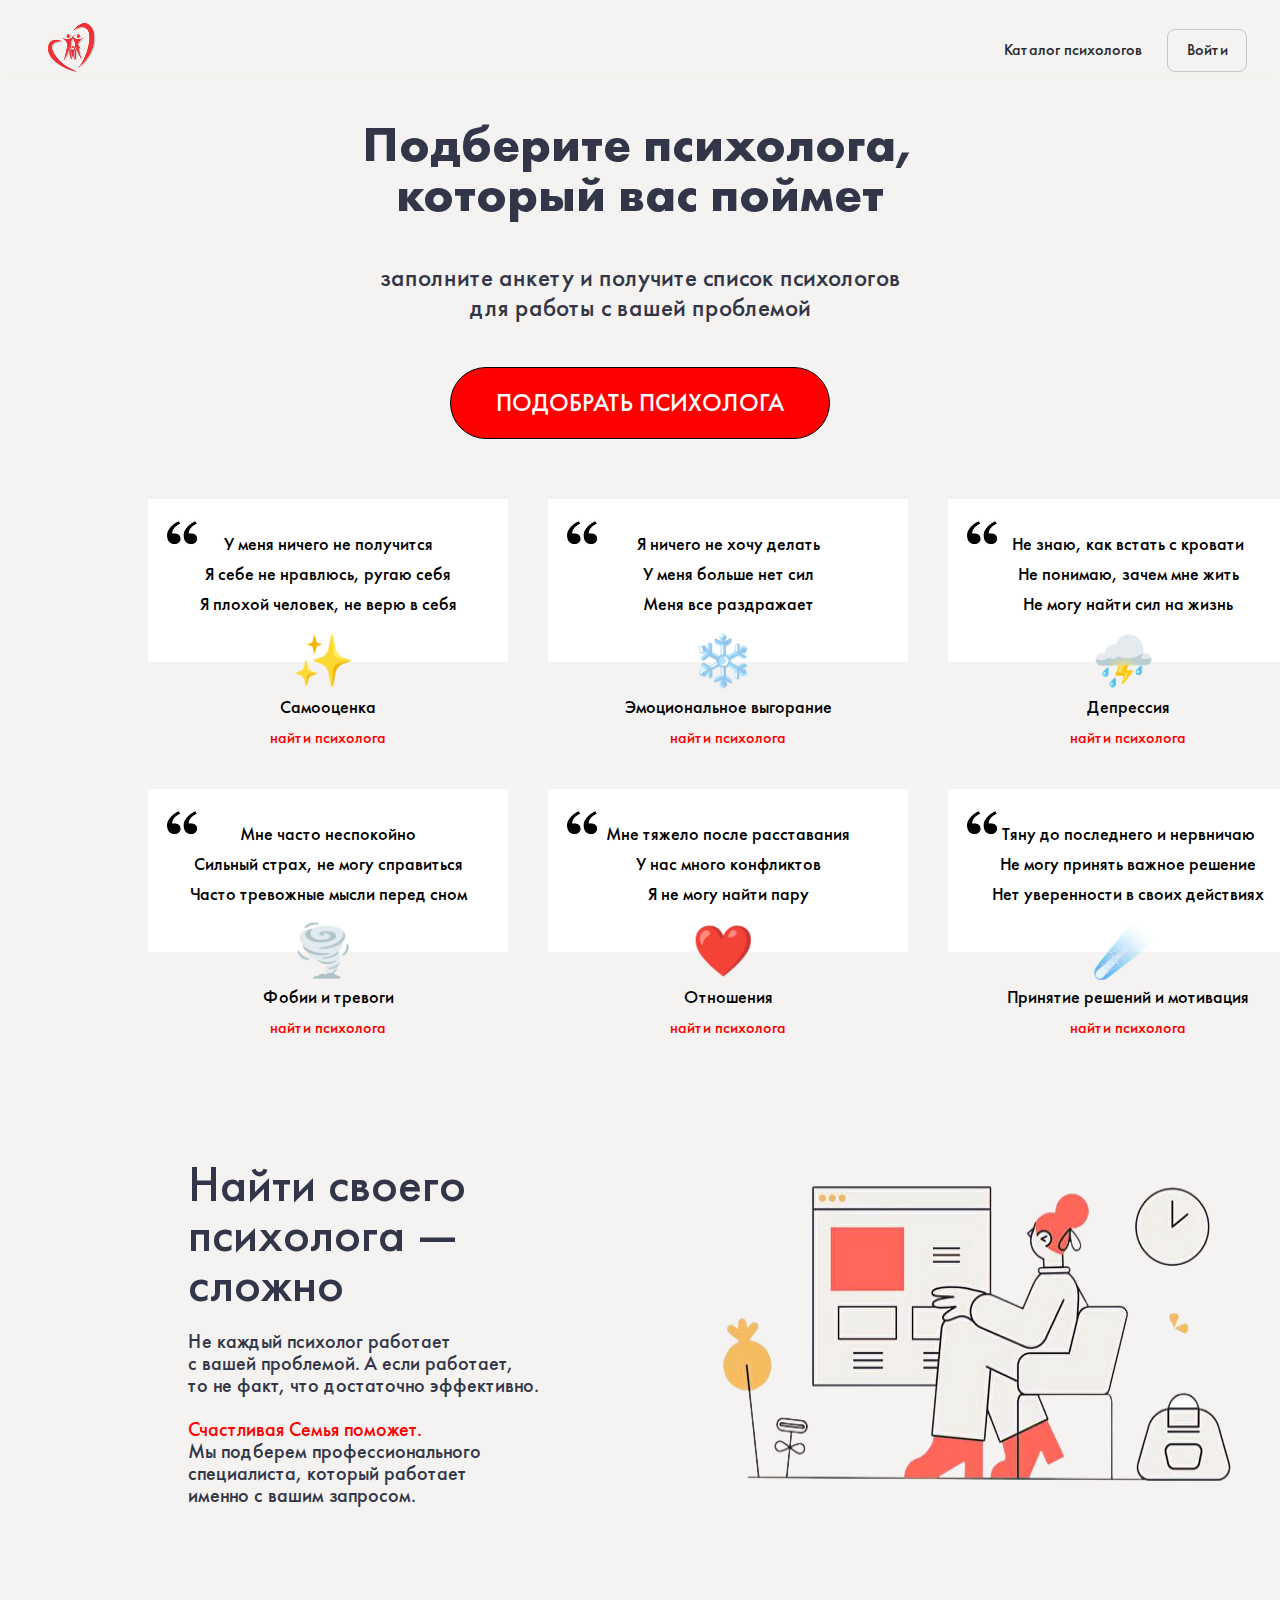
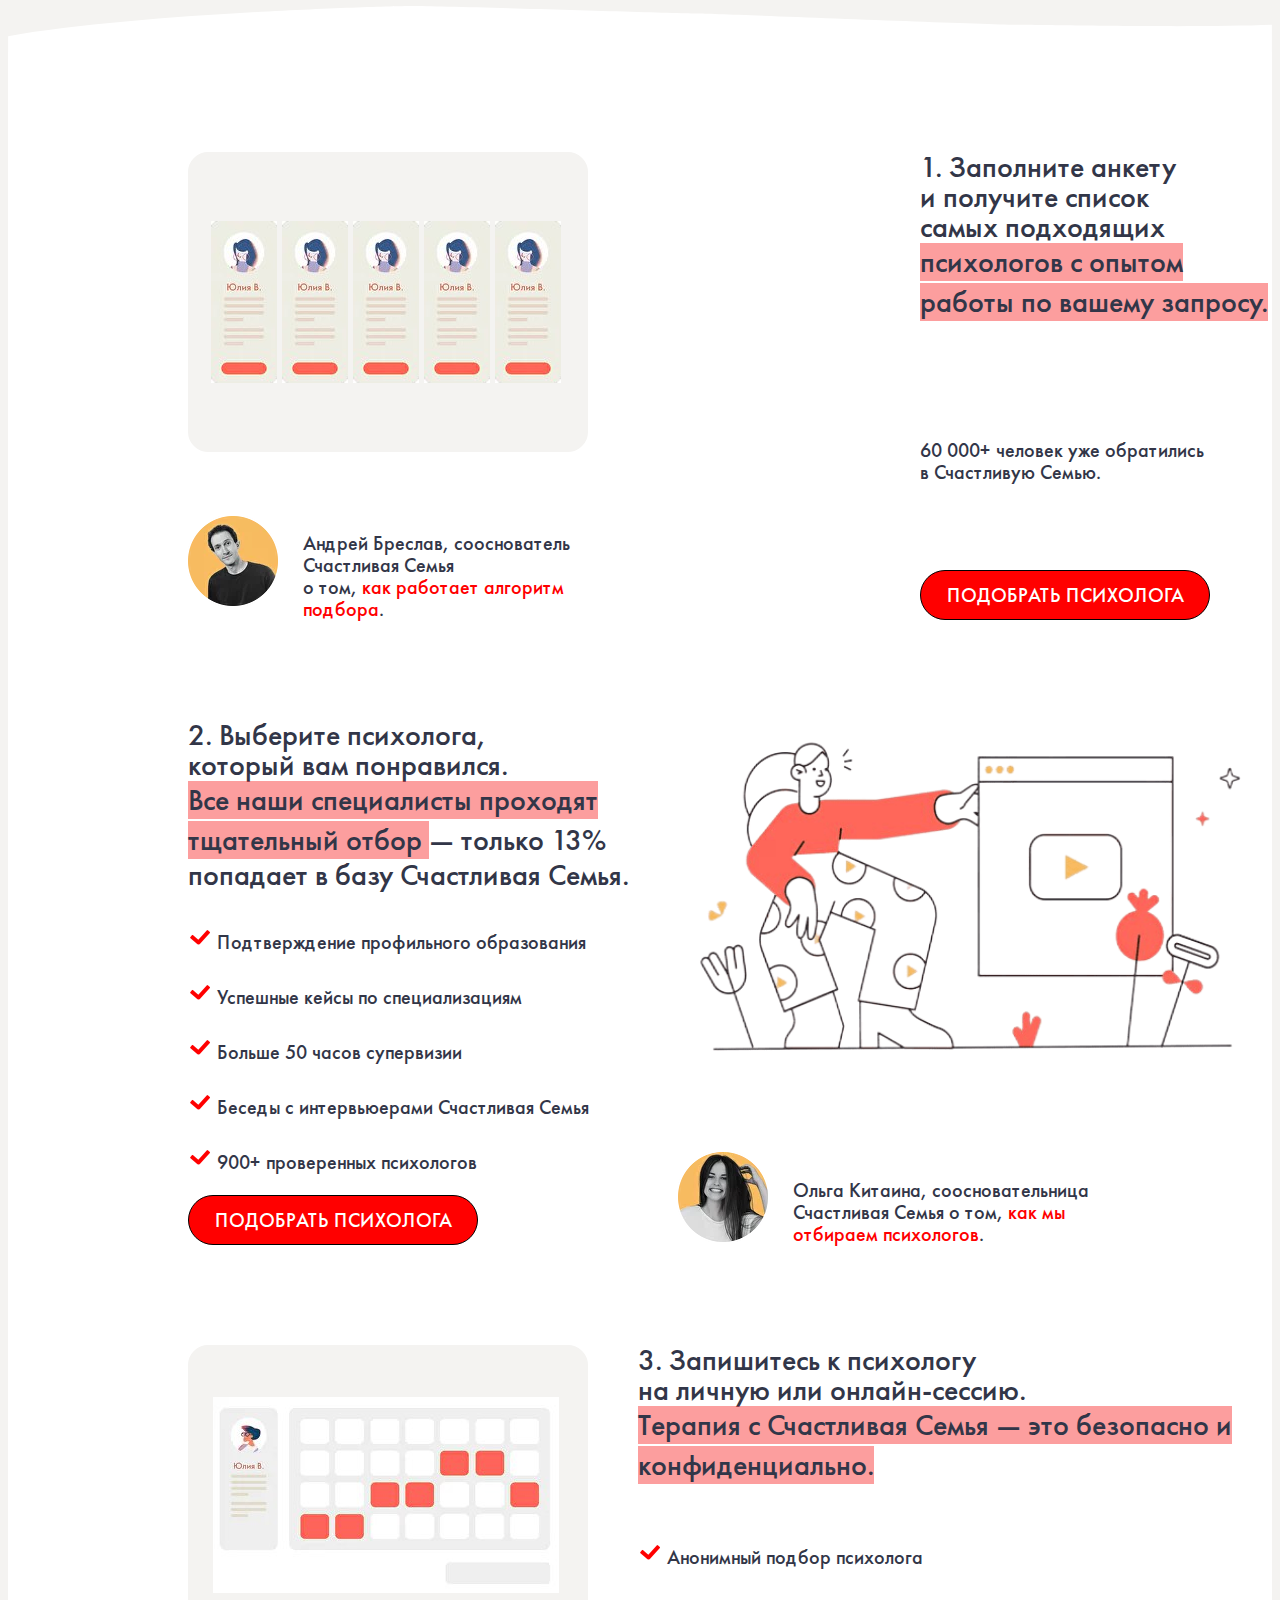
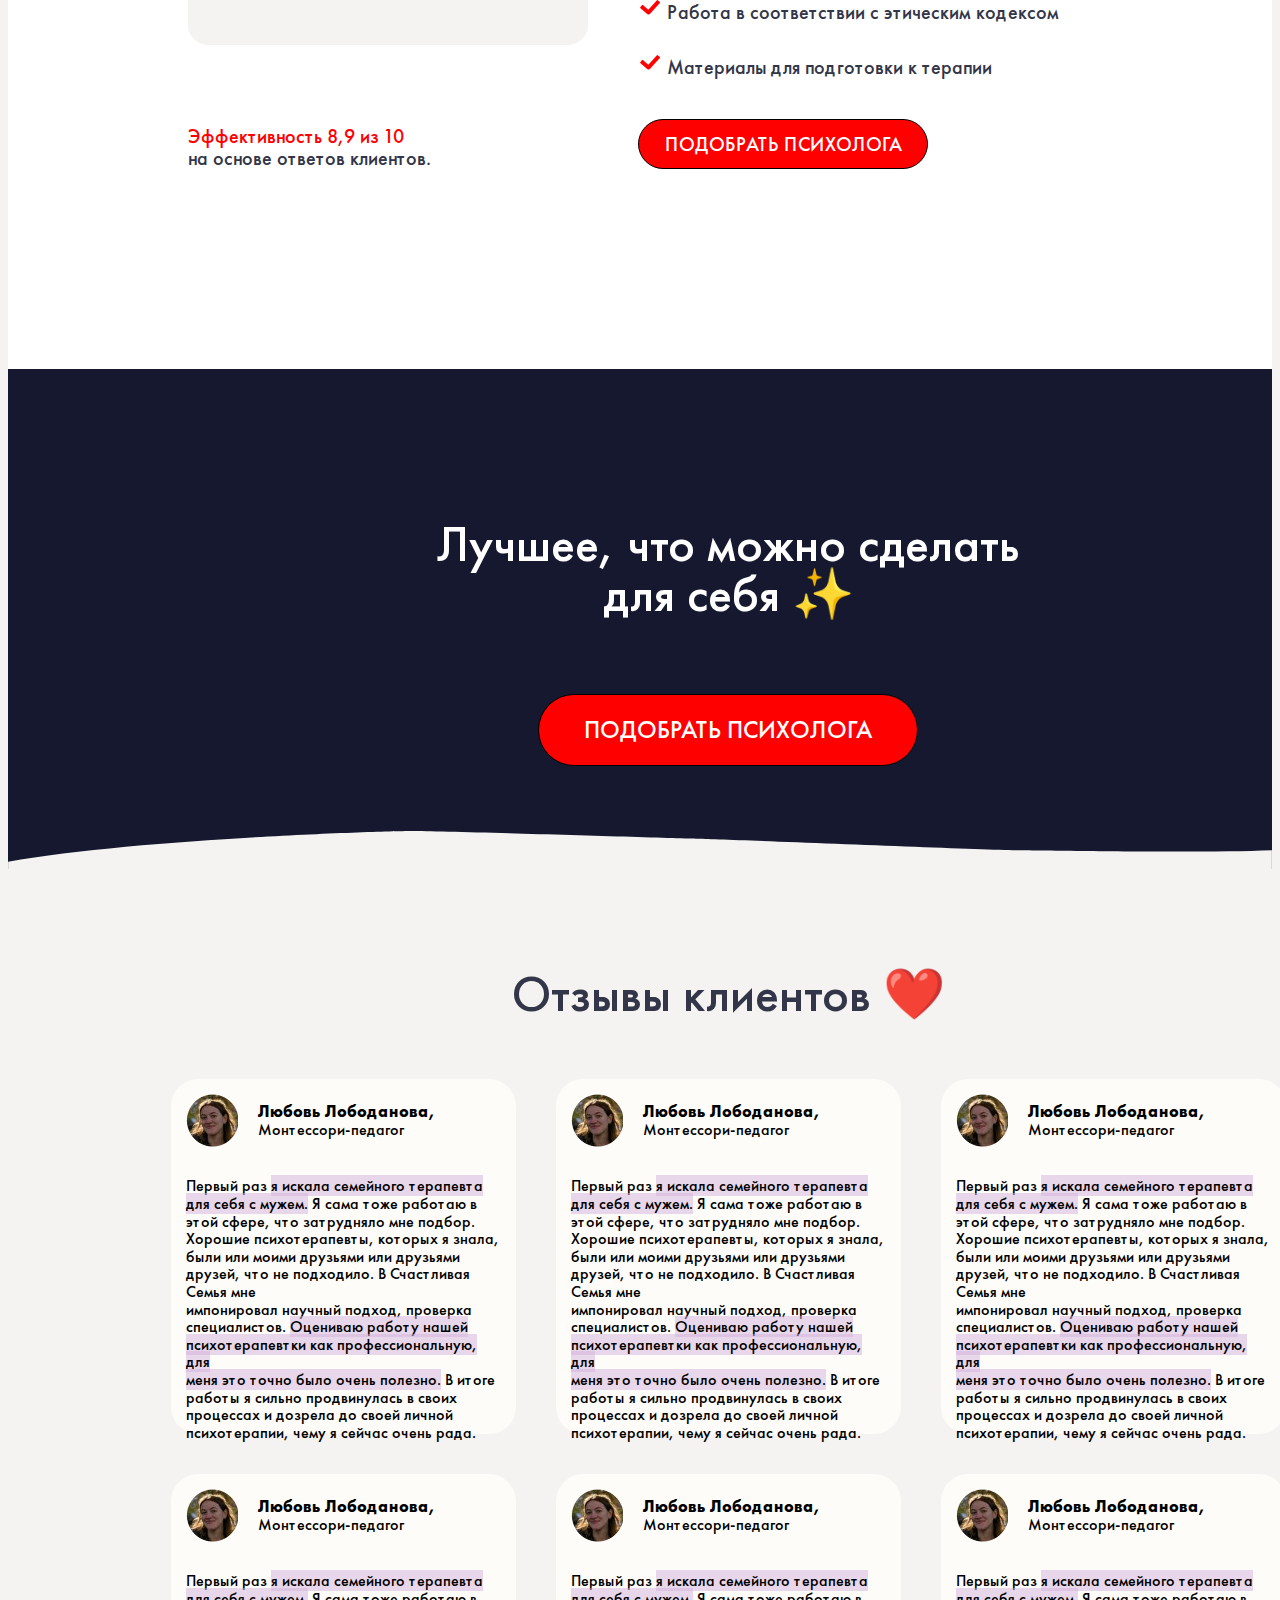
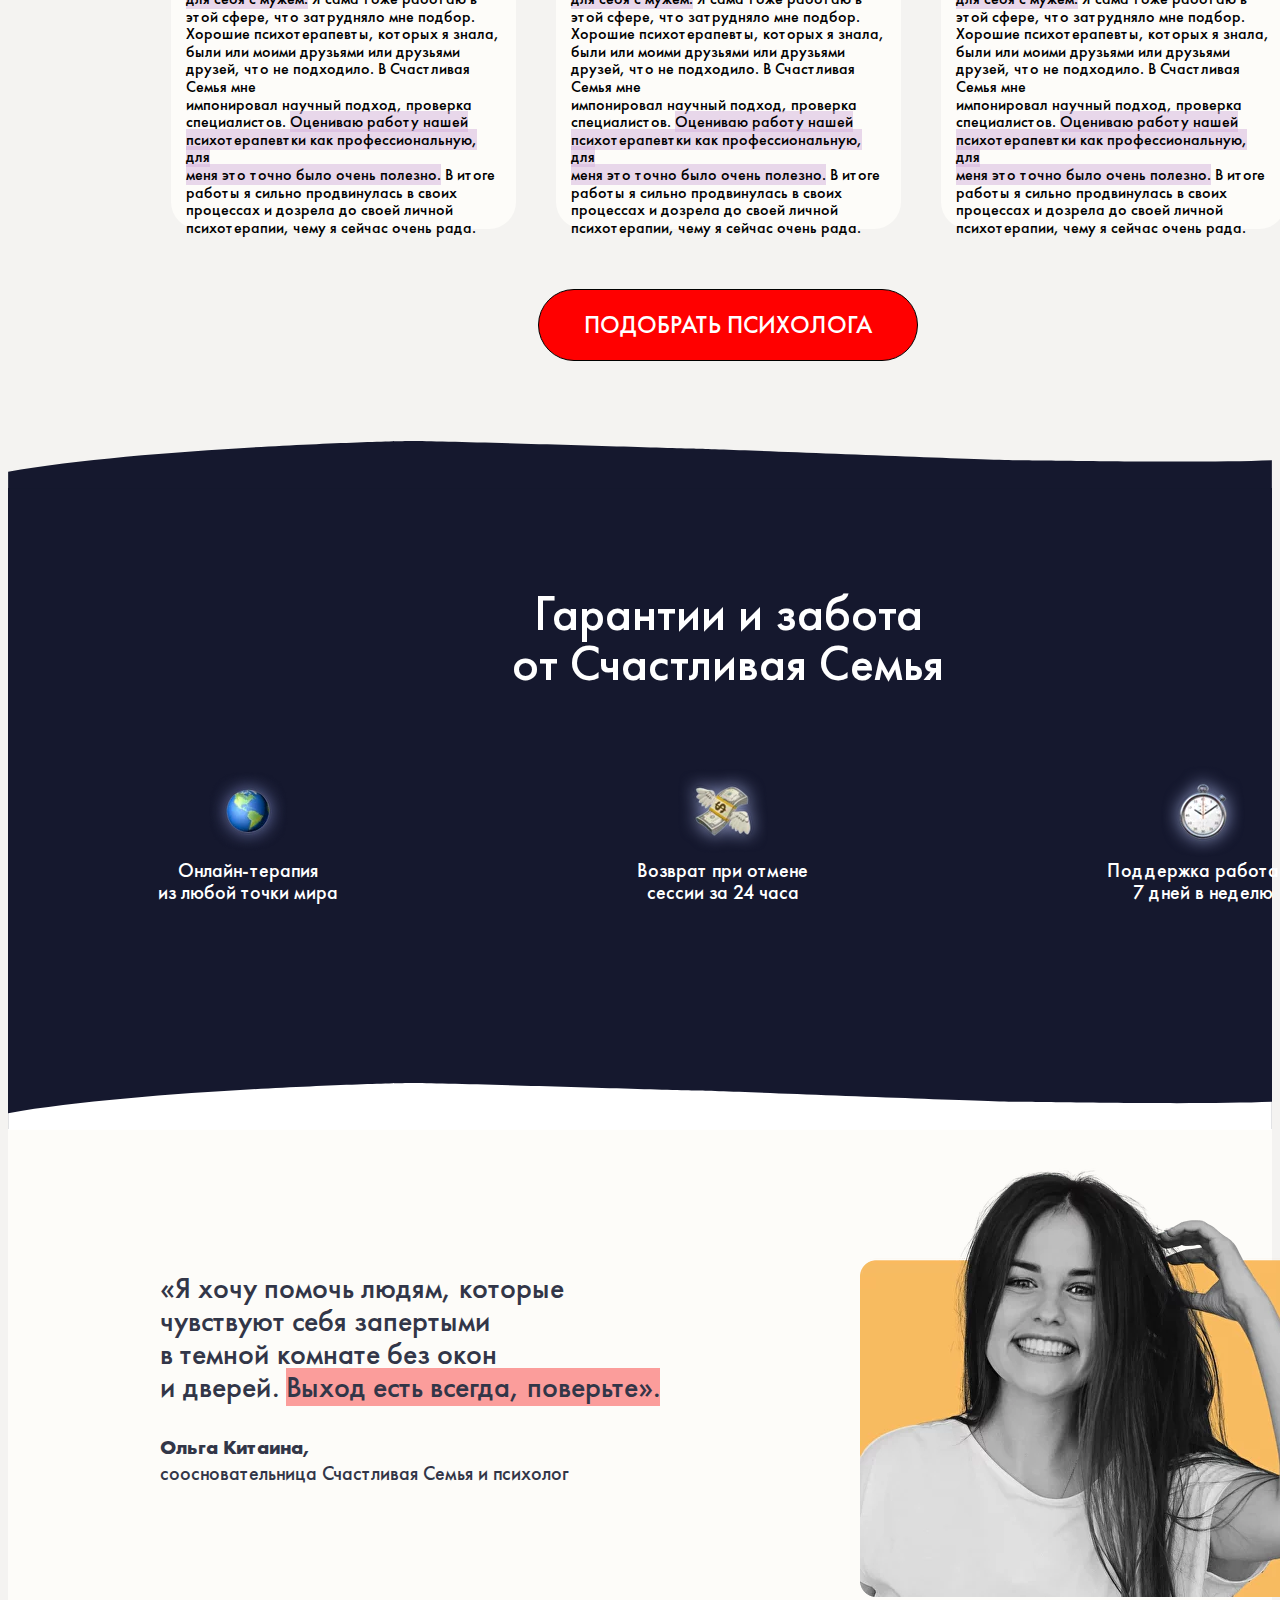
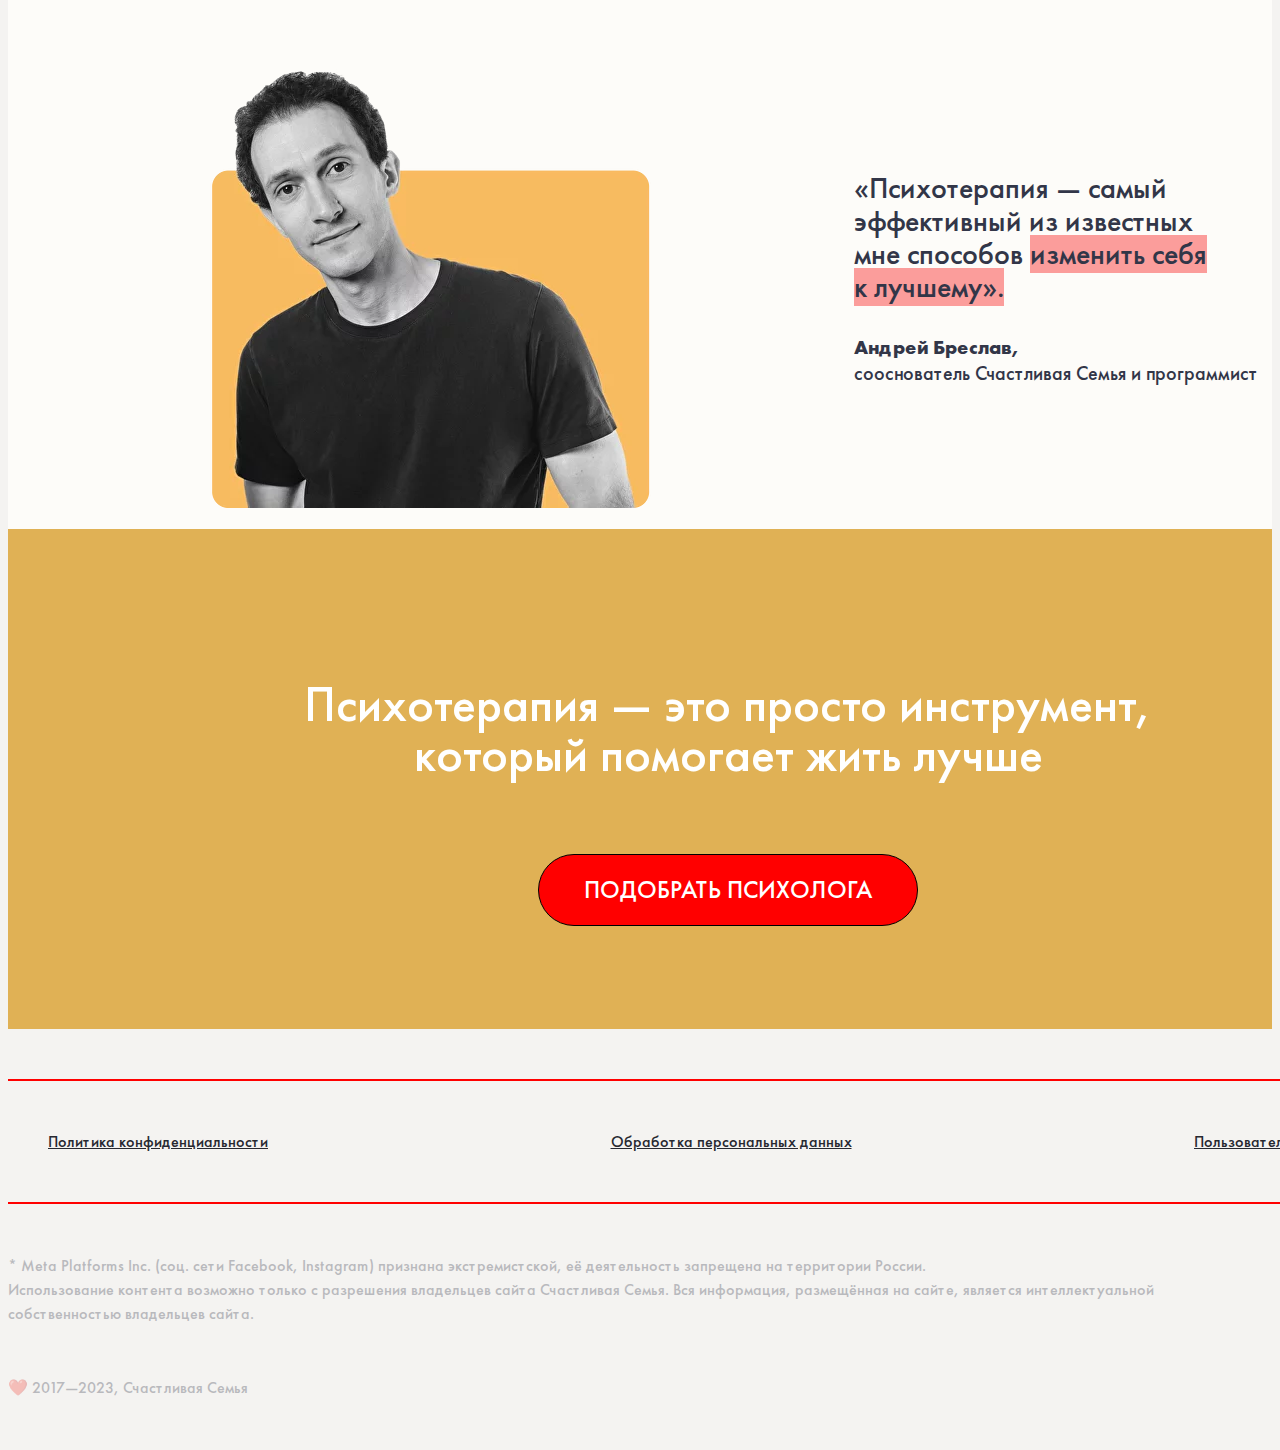
<file: index.html>
<!DOCTYPE html>
<html lang="en">
<head>
    <meta charset="UTF-8">
    <meta http-equiv="X-UA-Compatible" content="IE=edge">
    <meta name="viewport" content="width=device-width, initial-scale=1.0">
    <title>Счастливая Семья - подбор психологов онлайн: база психотерапевтов</title>
    <link rel="stylesheet" href="style.css">
    <link rel="stylesheet" href="fonts/stylesheet.css">
</head>
<body>
    <nav>
        <div class="nav__logo">
            <a href="index.html"><img src="assets/icons/logo.png" alt="logo" class="nav__logo-img"></a>
        </div>
        <div class="nav__links">
            <div class="nav__links-item">
                <a href="catalog.html">Каталог психологов</a>
            </div>
        </div>
        <div class="nav__button">
            <a href="authorization.html"><button>Войти</button></a>
        </div>
    </nav>
    <section class="first-block">
        <h1 class="first-block__header">
            Подберите психолога,
            <br> 
            который вас поймет
        </h1>
        <div class="first-block__title">
            заполните анкету и получите список психологов 
            <br> 
            для работы с вашей проблемой
        </div>
        <a href="catalog.html"><button class="main-button">ПОДОБРАТЬ ПСИХОЛОГА</button></a>
    </section>
    <section class="second-block">
        <div class="container">
            <div class="second-block__items">
                <div class="second-block__item">
                    <div class="second-block__item-title">
                        <img src="assets/icons/quotes.webp" alt="">
                        <span>
                            У меня ничего не получится
                            <br>
                            Я себе не нравлюсь, ругаю себя
                            <br>
                            Я плохой человек, не верю в себя
                        </span>
                        <div>✨</div>
                        
                    </div>
                    <div class="second-block__item-subtitle">Самооценка</div>
                    <a href="catalog.html">найти психолога</a>
                </div>
                <div class="second-block__item">
                    <div class="second-block__item-title">
                        <img src="assets/icons/quotes.webp" alt="">
                        <span>
                            Я ничего не хочу делать
                            <br>
                            У меня больше нет сил
                            <br>
                            Меня все раздражает
                        </span>
                        <div>❄️</div>
                    </div>
                    <div class="second-block__item-subtitle">Эмоциональное выгорание</div>
                    <a href="catalog.html">найти психолога</a>
                </div>
                <div class="second-block__item">
                    <div class="second-block__item-title">
                        <img src="assets/icons/quotes.webp" alt="">
                        <span>
                            Не знаю, как встать с кровати
                            <br>
                            Не понимаю, зачем мне жить
                            <br>
                            Не могу найти сил на жизнь
                        </span>
                        <div>⛈️</div>
                    </div>
                    <div class="second-block__item-subtitle">Депрессия</div>
                    <a href="catalog.html">найти психолога</a>
                </div>
                <div class="second-block__item">
                    <div class="second-block__item-title">
                        <img src="assets/icons/quotes.webp" alt="">
                        <span>
                            Мне часто неспокойно
                            <br>
                            Сильный страх, не могу справиться
                            <br>
                            Часто тревожные мысли перед сном
                        </span>
                        <div>🌪️</div>
                    </div>
                    <div class="second-block__item-subtitle">Фобии и тревоги</div>
                    <a href="catalog.html">найти психолога</a>
                </div>
                <div class="second-block__item">
                    <div class="second-block__item-title">
                        <img src="assets/icons/quotes.webp" alt="">
                        <span>
                            Мне тяжело после расставания
                            <br>
                            У нас много конфликтов
                            <br>
                            Я не могу найти пару
                        </span>
                        <div>❤️</div>
                    </div>
                    <div class="second-block__item-subtitle">Отношения</div>
                    <a href="catalog.html">найти психолога</a>
                </div>
                <div class="second-block__item">
                    <div class="second-block__item-title">
                        <img src="assets/icons/quotes.webp" alt="">
                        <span>
                            Тяну до последнего и нервничаю
                            <br>
                            Не могу принять важное решение
                            <br>
                            Нет уверенности в своих действиях
                        </span>
                        <div>☄️</div>
                    </div>
                    <div class="second-block__item-subtitle">Принятие решений и мотивация</div>
                    <a href="catalog.html">найти психолога</a>
                </div>
            </div>
        </div>
        
        
    </section>
    <section class="third-block">
        <div class="container">
            <div class="third-block__items">
                <div class="third-block__item">
                    <div class="third-block__item-header">Найти своего<br>
                        психолога —<br>
                        сложно</div> <br>
                    <div class="third-block__item-subtitle">
                        Не каждый психолог работает<br>
                        с вашей проблемой. А если работает,<br>
                        то не факт, что достаточно эффективно.<br> <br>
    
                        <span><a href="#">Счастливая Семья поможет.</a></span><br>
                        Мы подберем профессионального<br>
                        специалиста, который работает<br>
                        именно с вашим запросом.<br>
                    </div>
                </div>
                <img class="third-block__img" src="assets/img/third-block.png" alt="third-block"></img>
            </div>
        </div>
        <img class="transition" src="assets/icons/transition-white.svg" alt="">
    </section>
    <section class="fourth-block">
        <div class="container">
            <div class="fourth-block__items">
                 <div class="fourth-block__item">
                    <div class="fourth-block__item-imgs">
                        <img src="assets/img/acc.jpg" class="fourth-block__item-img"></img>
                        <img src="assets/img/acc.jpg" class="fourth-block__item-img"></img>
                        <img src="assets/img/acc.jpg" class="fourth-block__item-img"></img>
                        <img src="assets/img/acc.jpg" class="fourth-block__item-img"></img>
                        <img src="assets/img/acc.jpg" class="fourth-block__item-img"></img>
                    </div>
                    <div class="fourth-block__item-comment">
                        <img src="assets/icons/profile-1-mini.webp" alt="profile-1-mini">
                        <div class="fourth-block__item-subtitle">Андрей Бреслав, сооснователь Счастливая Семья <br>
                            о том, <a href="#">как работает алгоритм подбора</a>.
                            </div>
                    </div>
                 </div>
                 <div class="fourth-block__item">
                    <div class="fourth-block__item-title">
                        1. Заполните анкету<br>
                        и получите список<br>
                        самых подходящих<br>
                       <span> психологов с опытом<br> 
                        работы по вашему запросу.<br> </span>
                    </div>
                    <div class="fourth-block__item-subtitle">60 000+ человек уже обратились <br> в Счастливую Семью.</div>
                    <a href="catalog.html"><button class="main-button main-button__small">ПОДОБРАТЬ ПСИХОЛОГА</button></a>
                 </div>
            </div>
            <div class="fourth-block__items">
                <div class="fourth-block__item">
                    <div class="fourth-block__item-title">
                        2. Выберите психолога, <br>
                        который вам понравился. <br>
                        <span> Все наши специалисты проходят <br>
                        тщательный отбор </span> — только 13% <br>
                        попадает в базу Счастливая Семья. <br>
                    </div>
                    <div class="fourth-block__item-subtitle">
                        <img class="fourth-block__item-ckeckmark" src="assets/icons/icons8-check-mark-48.png" alt="check-mark"> Подтверждение профильного образования <br> <br>
                        <img class="fourth-block__item-ckeckmark" src="assets/icons/icons8-check-mark-48.png" alt="check-mark"> Успешные кейсы по специализациям <br> <br>                        
                        <img class="fourth-block__item-ckeckmark" src="assets/icons/icons8-check-mark-48.png" alt="check-mark"> Больше 50 часов супервизии <br> <br>
                        <img class="fourth-block__item-ckeckmark" src="assets/icons/icons8-check-mark-48.png" alt="check-mark"> Беседы с интервьюерами Счастливая Семья <br> <br>
                        <img class="fourth-block__item-ckeckmark" src="assets/icons/icons8-check-mark-48.png" alt="check-mark"> 900+ проверенных психологов <br> <br>
                    </div>
                    <a href="catalog.html"><button class="main-button main-button__small">ПОДОБРАТЬ ПСИХОЛОГА</button></a>
                </div>
                <div class="fourth-block__item">
                    <img src="assets/img/fifth-block.png" alt="" class="fourth-block__item_big-img">
                    <div class="fourth-block__item-comment">
                        <img src="assets/icons/profile-2-mini.webp" alt="profile-1-mini">
                        <div class="fourth-block__item-subtitle">Ольга Китаина, соосновательница Счастливая Семья
                            о том, <a href="#">как мы отбираем психологов</a>.
                            </div>
                    </div>
                </div>
            </div>
            <div class="fourth-block__items">
                <div class="fourth-block__item">
                    <div class="fourth-block__item-imgs">
                        <img src="assets/img/calendar.jpg" class="fourth-block__item-img"></img>

                    </div>
                    <div class="fourth-block__item-comment">
                        <div class="fourth-block__item-subtitle"><a href="#"> Эффективность 8,9 из 10</a> <br>
                            на основе ответов клиентов.
                        </div>
                    </div>
                </div>
                <div class="fourth-block__item">
                    <div class="fourth-block__item-title">
                        3. Запишитесь к психологу <br>
                        на личную или онлайн-сессию. <br> 
                        <span> Терапия с Счастливая Семья — это безопасно 
                        и конфиденциально.</span>
                    </div>
                    <div class="fourth-block__item-subtitle">
                        <img class="fourth-block__item-ckeckmark" src="assets/icons/icons8-check-mark-48.png" alt="check-mark"> Анонимный подбор психолога <br> <br>
                        <img class="fourth-block__item-ckeckmark" src="assets/icons/icons8-check-mark-48.png" alt="check-mark"> Работа в соответствии с этическим кодексом <br> <br>                        
                        <img class="fourth-block__item-ckeckmark" src="assets/icons/icons8-check-mark-48.png" alt="check-mark"> Материалы для подготовки к терапии <br> <br>
                    </div>
                    <a href="catalog.html"><button class="main-button main-button__small">ПОДОБРАТЬ ПСИХОЛОГА</button></a>
                </div>
            </div>
        </div>
    </section>
    <section class="fifth-block">
        <div class="container">
            <div class="fifth-block__items">
                <div class="fifth-block__header">Лучшее, что можно сделать <br>
                    <span>для себя ✨</span></div>
                <a href="catalog.html"><button class="main-button">ПОДОБРАТЬ ПСИХОЛОГА</button></a>
            </div>
        </div>
        <img class="transition" src="assets/icons/transition-grey.svg" alt="">
    </section>
    <section class="sixth-block">
        <div class="container">
            <div class="sixth-block__items">
                <div class="sixth-block__header">Отзывы клиентов ❤️</div>
                <div class="sixth-block__tiles">
                    <div class="sixth-block__tile">
                        <div class="sixth-block__tile-header">
                            <img class="sixth-block__tile-header_img" src="assets/icons/_.webp" alt="">
                            <div class="sixth-block__tile-header_title">
                                Любовь Лободанова, <br>
                                <span>Монтессори-педагог</span>
                            </div>
                        </div>
                        <div class="sixth-block__tile-descr">
                            Первый раз <span class="span-yellow"> я искала семейного терапевта <br>
                            для себя с мужем.</span> Я сама тоже работаю в <br>
                            этой сфере, что затрудняло мне подбор. <br>
                            Хорошие психотерапевты, которых я знала, <br>
                            были или моими друзьями или друзьями <br>
                            друзей, что не подходило. В Счастливая Семья мне <br>
                            импонировал научный подход, проверка <br>
                            специалистов. <span class="span-yellow"> Оцениваю работу нашей <br>
                            психотерапевтки как профессиональную, для <br>
                            меня это точно было очень полезно.</span> В итоге <br>
                            работы я сильно продвинулась в своих <br>
                            процессах и дозрела до своей личной <br>
                            психотерапии, чему я сейчас очень рада.
                        </div>
                    </div>
                    <div class="sixth-block__tile">
                        <div class="sixth-block__tile-header">
                            <img class="sixth-block__tile-header_img" src="assets/icons/_.webp" alt="">
                            <div class="sixth-block__tile-header_title">
                                Любовь Лободанова, <br>
                                <span>Монтессори-педагог</span>
                            </div>
                        </div>
                        <div class="sixth-block__tile-descr">
                            Первый раз <span class="span-yellow"> я искала семейного терапевта <br>
                            для себя с мужем.</span> Я сама тоже работаю в <br>
                            этой сфере, что затрудняло мне подбор. <br>
                            Хорошие психотерапевты, которых я знала, <br>
                            были или моими друзьями или друзьями <br>
                            друзей, что не подходило. В Счастливая Семья мне <br>
                            импонировал научный подход, проверка <br>
                            специалистов. <span class="span-yellow"> Оцениваю работу нашей <br>
                            психотерапевтки как профессиональную, для <br>
                            меня это точно было очень полезно.</span> В итоге <br>
                            работы я сильно продвинулась в своих <br>
                            процессах и дозрела до своей личной <br>
                            психотерапии, чему я сейчас очень рада.
                        </div>
                    </div>
                    <div class="sixth-block__tile">
                        <div class="sixth-block__tile-header">
                            <img class="sixth-block__tile-header_img" src="assets/icons/_.webp" alt="">
                            <div class="sixth-block__tile-header_title">
                                Любовь Лободанова, <br>
                                <span>Монтессори-педагог</span>
                            </div>
                        </div>
                        <div class="sixth-block__tile-descr">
                            Первый раз <span class="span-yellow"> я искала семейного терапевта <br>
                            для себя с мужем.</span> Я сама тоже работаю в <br>
                            этой сфере, что затрудняло мне подбор. <br>
                            Хорошие психотерапевты, которых я знала, <br>
                            были или моими друзьями или друзьями <br>
                            друзей, что не подходило. В Счастливая Семья мне <br>
                            импонировал научный подход, проверка <br>
                            специалистов. <span class="span-yellow"> Оцениваю работу нашей <br>
                            психотерапевтки как профессиональную, для <br>
                            меня это точно было очень полезно.</span> В итоге <br>
                            работы я сильно продвинулась в своих <br>
                            процессах и дозрела до своей личной <br>
                            психотерапии, чему я сейчас очень рада.
                        </div>
                    </div>
                    <div class="sixth-block__tile">
                        <div class="sixth-block__tile-header">
                            <img class="sixth-block__tile-header_img" src="assets/icons/_.webp" alt="">
                            <div class="sixth-block__tile-header_title">
                                Любовь Лободанова, <br>
                                <span>Монтессори-педагог</span>
                            </div>
                        </div>
                        <div class="sixth-block__tile-descr">
                            Первый раз <span class="span-yellow"> я искала семейного терапевта <br>
                            для себя с мужем.</span> Я сама тоже работаю в <br>
                            этой сфере, что затрудняло мне подбор. <br>
                            Хорошие психотерапевты, которых я знала, <br>
                            были или моими друзьями или друзьями <br>
                            друзей, что не подходило. В Счастливая Семья мне <br>
                            импонировал научный подход, проверка <br>
                            специалистов. <span class="span-yellow"> Оцениваю работу нашей <br>
                            психотерапевтки как профессиональную, для <br>
                            меня это точно было очень полезно.</span> В итоге <br>
                            работы я сильно продвинулась в своих <br>
                            процессах и дозрела до своей личной <br>
                            психотерапии, чему я сейчас очень рада.
                        </div>
                    </div>
                    <div class="sixth-block__tile">
                        <div class="sixth-block__tile-header">
                            <img class="sixth-block__tile-header_img" src="assets/icons/_.webp" alt="">
                            <div class="sixth-block__tile-header_title">
                                Любовь Лободанова, <br>
                                <span>Монтессори-педагог</span>
                            </div>
                        </div>
                        <div class="sixth-block__tile-descr">
                            Первый раз <span class="span-yellow"> я искала семейного терапевта <br>
                            для себя с мужем.</span> Я сама тоже работаю в <br>
                            этой сфере, что затрудняло мне подбор. <br>
                            Хорошие психотерапевты, которых я знала, <br>
                            были или моими друзьями или друзьями <br>
                            друзей, что не подходило. В Счастливая Семья мне <br>
                            импонировал научный подход, проверка <br>
                            специалистов. <span class="span-yellow"> Оцениваю работу нашей <br>
                            психотерапевтки как профессиональную, для <br>
                            меня это точно было очень полезно.</span> В итоге <br>
                            работы я сильно продвинулась в своих <br>
                            процессах и дозрела до своей личной <br>
                            психотерапии, чему я сейчас очень рада.
                        </div>
                    </div>
                    <div class="sixth-block__tile">
                        <div class="sixth-block__tile-header">
                            <img class="sixth-block__tile-header_img" src="assets/icons/_.webp" alt="">
                            <div class="sixth-block__tile-header_title">
                                Любовь Лободанова, <br>
                                <span>Монтессори-педагог</span>
                            </div>
                        </div>
                        <div class="sixth-block__tile-descr">
                            Первый раз <span class="span-yellow"> я искала семейного терапевта <br>
                            для себя с мужем.</span> Я сама тоже работаю в <br>
                            этой сфере, что затрудняло мне подбор. <br>
                            Хорошие психотерапевты, которых я знала, <br>
                            были или моими друзьями или друзьями <br>
                            друзей, что не подходило. В Счастливая Семья мне <br>
                            импонировал научный подход, проверка <br>
                            специалистов. <span class="span-yellow"> Оцениваю работу нашей <br>
                            психотерапевтки как профессиональную, для <br>
                            меня это точно было очень полезно.</span> В итоге <br>
                            работы я сильно продвинулась в своих <br>
                            процессах и дозрела до своей личной <br>
                            психотерапии, чему я сейчас очень рада.
                        </div>
                    </div>
                </div>
                <a href="catalog.html"><button class="main-button">ПОДОБРАТЬ ПСИХОЛОГА</button></a>
            </div>
        </div>
        <img class="transition" src="assets/icons/transition-purple.svg" alt="">
    </section>
    <section class="seventh-block">
        <div class="container">
            <div class="seventh-block__items">
                <div class="seventh-block__header">
                    Гарантии и забота <br>
                    <span> от Счастливая Семья</span>
                </div>
                <div class="seventh-block__tiles">
                    <div class="seventh-block__tile">
                        <img src="assets/icons/world.webp" alt="">
                        <div class="seventh-block__tile-title">
                            Онлайн-терапия <br>
                            <span>из любой точки мира</span>
                        </div>
                    </div>
                    <div class="seventh-block__tile">
                        <img src="assets/icons/money.webp" alt="">
                        <div class="seventh-block__tile-title">
                            Возврат при отмене <br>
                            <span>сессии за 24 часа</span>
                        </div>
                    </div>
                    <div class="seventh-block__tile">
                        <img src="assets/icons/times.webp" alt="">
                        <div class="seventh-block__tile-title">
                            Поддержка работает <br>
                            <span>7 дней в неделю</span>
                        </div>
                    </div>
                </div>
            </div>
        </div>
        <img class="transition" src="assets/icons/transition-white.svg" alt="">
    </section>
    <section class="eighth-block">
        <div class="container">
            <div class="eighth-block__items">
                <div class="eighth-block__item">
                    <div class="eighth-block__item-descr">
                        <div class="eighth-block__item-title">
                            «Я хочу помочь людям, которые <br>
                            чувствуют себя запертыми <br>
                            в темной комнате без окон <br>
                            и дверей. <span>Выход есть всегда, поверьте».</span> <br>
                            </div>
                        <div class="eighth-block__item-subtitle"><span>Ольга Китаина,</span> <br>
                            соосновательница Счастливая Семья и психолог</div>
                    </div>
                </div>
                <img class="eighth-block__item" src="assets/icons/profile-2.webp" alt="profile-2">
            </div>
            <div class="eighth-block__items">
                <img class="eighth-block__item" src="assets/icons/profile-1.webp" alt="profile-2">
                <div class="eighth-block__item">
                    <div class="eighth-block__item-descr">
                        <div class="eighth-block__item-title">
                            «Психотерапия — самый <br>
                            эффективный из известных <br>
                            мне способов <span>изменить себя <br>
                            к лучшему».</span>
                            </div>
                        <div class="eighth-block__item-subtitle"><span>Андрей Бреслав,</span> <br>
                            сооснователь Счастливая Семья и программист</div>
                    </div>
                </div>
            </div>
        </div>
    </section>
    <section class="nineth-block">
        <div class="container">
            <div class="nineth-block__items">
                <div class="fifth-block__header">Психотерапия — это просто инструмент, <br>
                    <span>который помогает жить лучше</span></div>
                <a href="catalog.html"><button class="main-button">ПОДОБРАТЬ ПСИХОЛОГА</button></a>
            </div>
        </div>
    </section>
    <footer class="footer">
        <div class="container">
            <div class="line"></div>
            <div class="footer__rules">
                <div class="footer__rule"><a href="Privacy-Policy.html">Политика конфиденциальности</a></div>
                <div class="footer__rule"><a href="processing-of-personal-data.html">Обработка персональных данных</a></div>
                <div class="footer__rule"><a href="terms-of-use.html">Пользовательское соглашениe</a></div>
            </div>
            <div class="line"></div>
            <div class="footer__subtitle">  
                * Meta Platforms Inc. (соц. сети Facebook, Instagram) признана экстремистской, её деятельность запрещена на территории России. <br>
                Использование контента возможно только с разрешения владельцев сайта Счастливая Семья. Вся информация, размещённая на сайте, является интеллектуальной <br> 
                собственностью владельцев сайта.
            </div>
            <div class="footer__subtitle">❤️ 2017—2023, Счастливая Семья</div>
        </div>
    </footer>
</body>
</html>
</file>
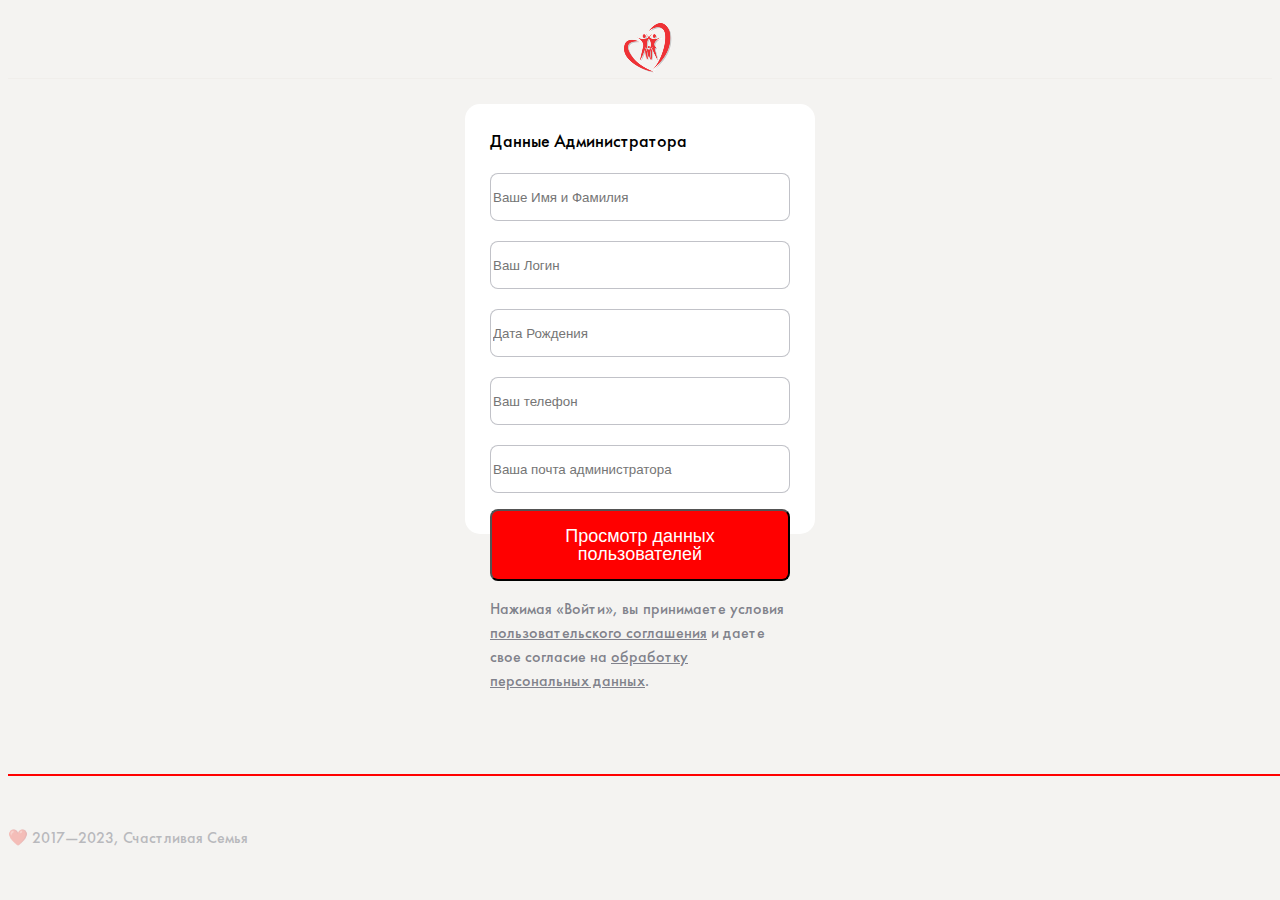
<file: admin-input.html>
<!DOCTYPE html>
<html lang="en">
<head>
    <meta charset="UTF-8">
    <meta http-equiv="X-UA-Compatible" content="IE=edge">
    <meta name="viewport" content="width=device-width, initial-scale=1.0">
    <title>Авторизация</title>
    <link rel="stylesheet" href="style.css">
    <link rel="stylesheet" href="fonts/stylesheet.css">
</head>
<body>
    <nav class="center">
        <div class="nav__logo">
            <a href="index.html"><img src="assets/icons/logo.png" alt="logo" class="nav__logo-img"></a>
        </div>
    </nav>
    <div class="tabContent">
        <div class="tabContent__header"> Данные Администратора </div>
        <form action="info.html" class="tabContent__form">
            <input type="text" class="tabcontent__input" placeholder="Ваше Имя и Фамилия">
            <input type="text" class="tabcontent__input" placeholder="Ваш Логин">
            <input type="text" class="tabcontent__input" placeholder="Дата Рождения">
            <input type="text" class="tabcontent__input" placeholder="Ваш телефон">
            <input type="text" class="tabcontent__input" placeholder="Ваша почта администратора">
            <button type="submit" class="tabcontent__submit">Просмотр данных пользователей</button>
        </form>
        <div class="tabContent__subtitle">Нажимая «Войти», вы принимаете условия <a href="Privacy-Policy.html">пользовательского соглашения</a> и даете свое согласие на 
            <a href="processing-of-personal-data.html">обработку персональных данных</a>.
        </div>
    </div>
    <footer class="footer down">
        <div class="container">
            <div class="line"></div>
            <div class="footer__subtitle">❤️ 2017—2023, Счастливая Семья</div>
        </div>
    </footer>

    <script src="js/script.js"></script>
</body>
</html>
</file>
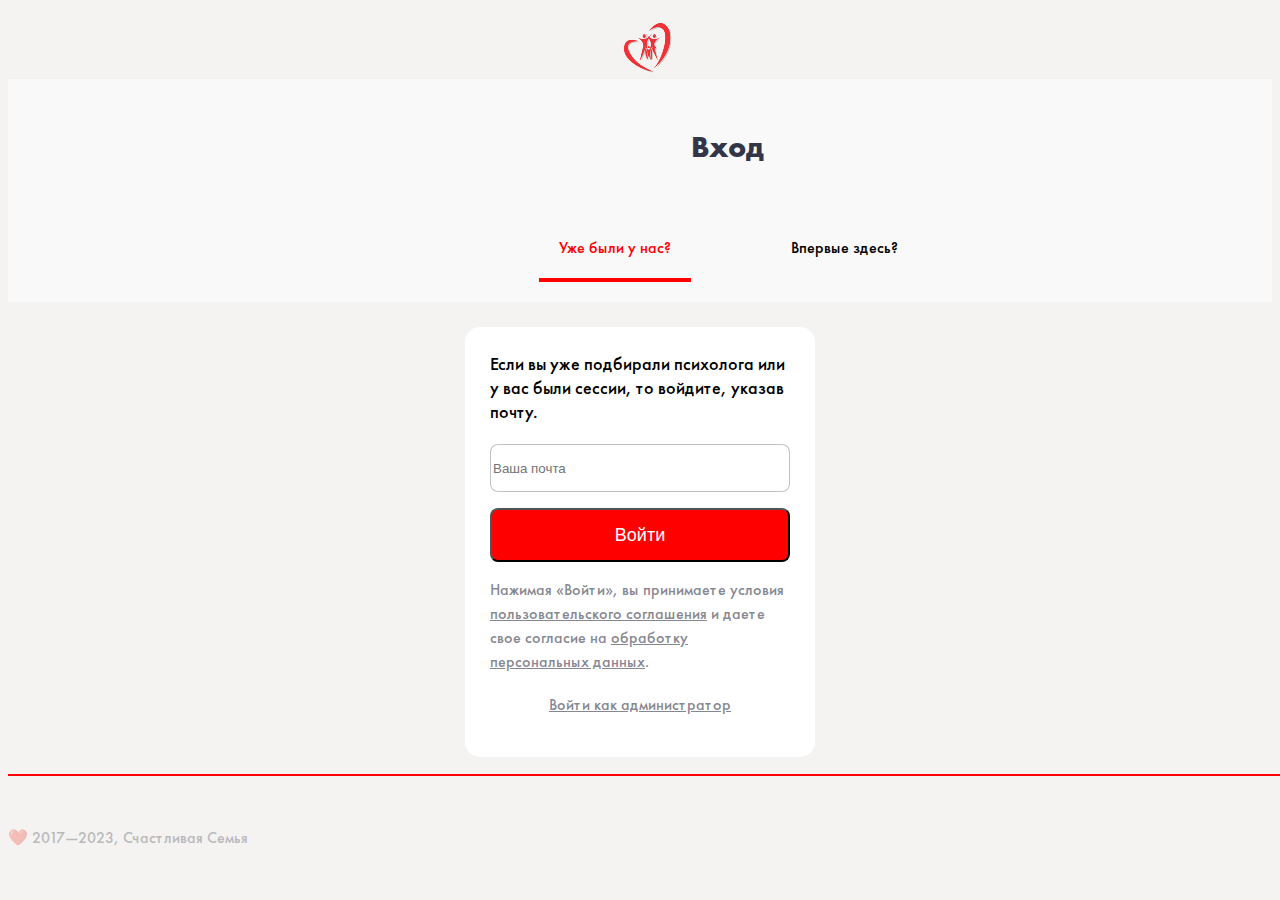
<file: authorization.html>
<!DOCTYPE html>
<html lang="en">
<head>
    <meta charset="UTF-8">
    <meta http-equiv="X-UA-Compatible" content="IE=edge">
    <meta name="viewport" content="width=device-width, initial-scale=1.0">
    <title>Авторизация</title>
    <link rel="stylesheet" href="style.css">
    <link rel="stylesheet" href="fonts/stylesheet.css">
</head>
<body>
    <nav class="center">
        <div class="nav__logo">
            <a href="index.html"><img src="assets/icons/logo.png" alt="logo" class="nav__logo-img"></a>
        </div>
    </nav>
    <section class="authorization">
        <div class="container">
            <div class="authorization__items">
                <div class="authorization__header">Вход</div>
                <div class="authorization__tabs">
                    <div class="authorization__tab">Уже были у нас?</div>
                    <div class="authorization__tab">Впервые здесь?</div>
                </div>
            </div>
        </div>
    </section>
    <div class="tabContent">
        <div class="tabContent__header"> Если вы уже подбирали психолога или у вас были сессии, то войдите, указав почту. </div>
        <form action="personalArea.html" class="tabContent__form">
            <input type="text" class="tabcontent__input" placeholder="Ваша почта">
            <button type="submit" class="tabcontent__submit">Войти</button>
        </form>
        <div class="tabContent__subtitle">Нажимая «Войти», вы принимаете условия <a href="Privacy-Policy.html">пользовательского соглашения</a> и даете свое согласие на 
            <a href="processing-of-personal-data.html">обработку персональных данных</a>.
        </div>
        <div class="tabContent__subtitle-admin"><a href="admin-input.html">
            Войти как администратор
        </a></div>
    </div>
    <div class="tabContent none">
        <div class="tabContent__header"><span>Создайте личный кабинет</span> <br>
            В нем будут все ваши сессии, контакты психолога и полезные материалы.</div>
        <form action="personalArea.html"  class="tabContent__form">
            <input type="text" class="tabcontent__input" placeholder="Ваша почта">
            <input type="text" class="tabcontent__input" placeholder="Ваше имя">
            <button type="submit" class="tabcontent__submit">Зарегистрироваться</button>
        </form>
        <div class="tabContent__subtitle">Нажимая «Войти», вы принимаете условия <a href="Privacy-Policy.html">пользовательского соглашения</a> и даете свое согласие на 
            <a href="processing-of-personal-data.html">обработку персональных данных</a>.
        </div>
        
    </div>
    <footer class="footer down">
        <div class="container">
            <div class="line"></div>
            <div class="footer__subtitle">❤️ 2017—2023, Счастливая Семья</div>
        </div>
    </footer>

    <script src="js/script.js"></script>
</body>
</html>
</file>
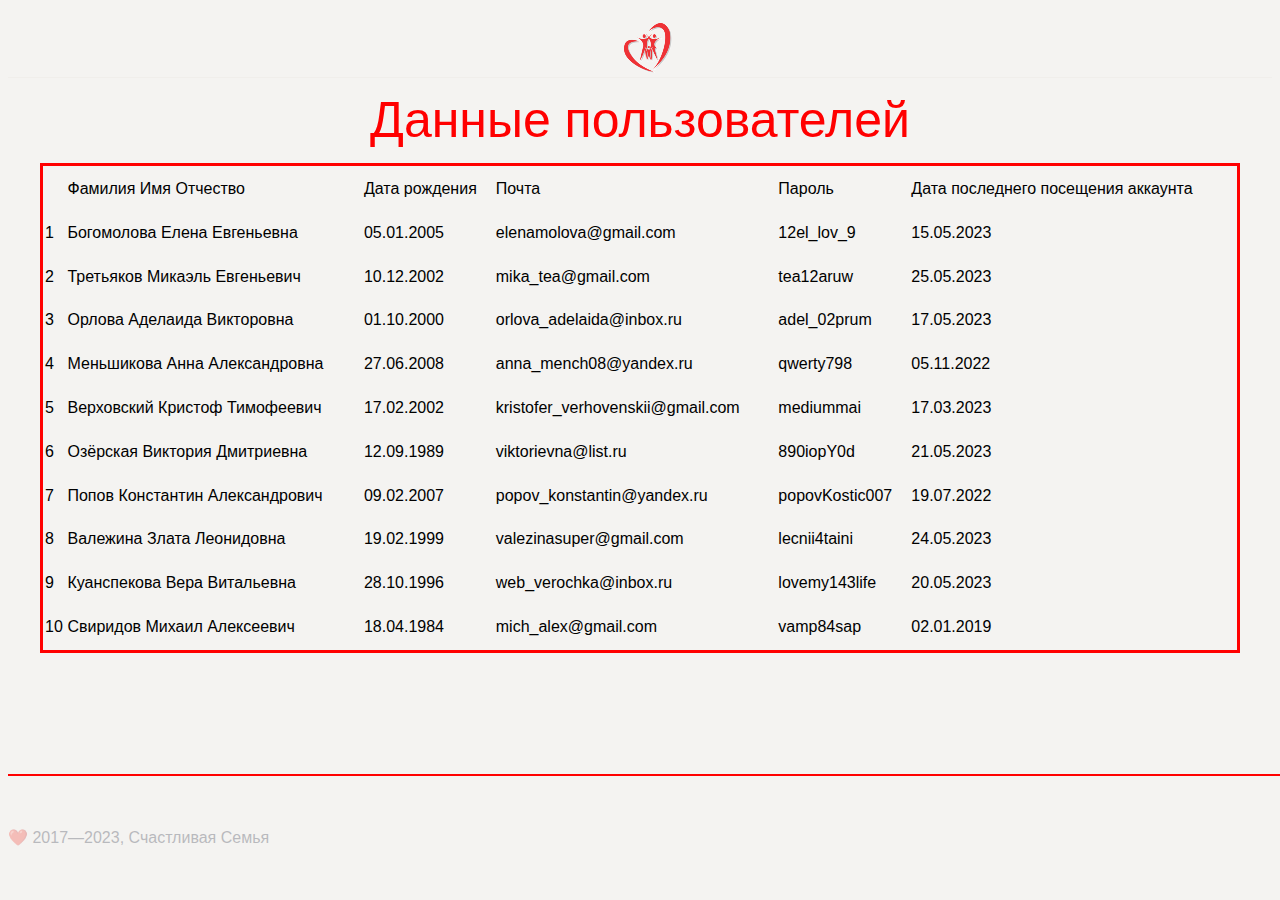
<file: info.html>
<!DOCTYPE html>
<html>
<head>
    <meta charset='utf-8'>
    <title>Данные пользователей</title>
    <link rel='stylesheet' href='style.css'>
    <link rel="icon" href="logo.png">
</head>
<body>
    <nav class="center">
        <div class="nav__logo">
            <a href="index.html"><img src="assets/icons/logo.png" alt="logo" class="nav__logo-img"></a>
        </div>
    </nav>
    <div class="info">
        <h1>Данные пользователей</h1>
        <table class="table_info">
            <tr>
              <td>&nbsp;</td>
              <td>Фамилия Имя Отчество</td>
              <td>Дата рождения</td>
              <td>Почта</td>
              <td>Пароль</td>
              <td>Дата последнего посещения аккаунта</td>
            </tr>
            <tr>
                <td>1</td>
                <td>Богомолова Елена Евгеньевна</td>
                <td>05.01.2005</td>
                <td>elenamolova@gmail.com</td>
                <td>12el_lov_9</td>
                <td>15.05.2023</td>
            </tr>
            <tr>
                <td>2</td>
                <td>Третьяков Микаэль Евгеньевич</td>
                <td>10.12.2002</td>
                <td>mika_tea@gmail.com</td>
                <td>tea12aruw</td>
                <td>25.05.2023</td>
            </tr>
            <tr>
                <td>3</td>
                <td>Орлова Аделаида Викторовна</td>
                <td>01.10.2000</td>
                <td>orlova_adelaida@inbox.ru</td>
                <td>adel_02prum</td>
                <td>17.05.2023</td>
            </tr>
            <tr>
                <td>4</td>
                <td>Меньшикова Анна Александровна</td>
                <td>27.06.2008</td>
                <td>anna_mench08@yandex.ru</td>
                <td>qwerty798</td>
                <td>05.11.2022</td>
            </tr>
            <tr>
                <td>5</td>
                <td>Верховский Кристоф Тимофеевич</td>
                <td>17.02.2002</td>
                <td>kristofer_verhovenskii@gmail.com</td>
                <td>mediummai</td>
                <td>17.03.2023</td>
            </tr>
            <tr>
                <td>6</td>
                <td>Озёрская Виктория Дмитриевна</td>
                <td>12.09.1989</td>
                <td>viktorievna@list.ru</td>
                <td>890iopY0d</td>
                <td>21.05.2023</td>
            </tr>
            <tr>
                <td>7</td>
                <td>Попов Константин Александрович</td>
                <td>09.02.2007</td>
                <td>popov_konstantin@yandex.ru</td>
                <td>popovKostic007</td>
                <td>19.07.2022</td>
            </tr>
            <tr>
                <td>8</td>
                <td>Валежина Злата Леонидовна</td>
                <td>19.02.1999</td>
                <td>valezinasuper@gmail.com</td>
                <td>lecnii4taini</td>
                <td>24.05.2023</td>
            </tr>
            <tr>
                <td>9</td>
                <td>Куанспекова Вера Витальевна</td>
                <td>28.10.1996</td>
                <td>web_verochka@inbox.ru</td>
                <td>lovemy143life</td>
                <td>20.05.2023</td>
            </tr>
            <tr>
                <td>10</td>
                <td>Свиридов Михаил Алексеевич</td>
                <td>18.04.1984</td>
                <td>mich_alex@gmail.com</td>
                <td>vamp84sap</td>
                <td>02.01.2019</td>
            </tr>
          </table>
    </div>
    <footer class="footer down">
        <div class="container">
            <div class="line"></div>
            <div class="footer__subtitle">❤️ 2017—2023, Счастливая Семья</div>
        </div>
    </footer>
</body>
</html>
</file>
<file: style.css>
* {
    box-sizing: border-box;
}
  
body {
    font-family: "Futura PT", sans-serif;
    background-color: #f4f3f1;
}
  
html {
    margin-top: 0px;
}

div, span, h1, h2, h3, h4, h5, h6, p, blockquote, pre, a, code, img, b, u, i, center, table, tr, th, td, video {
    margin: 0;
    padding: 0;
    border: 0;
}

nav {
    padding: 15px 25px 0 40px;
    width: 100%;
    display: flex;
    align-items: center;
    justify-content: space-between;
}

.container{
    width: 1440px;
    margin: 0 auto;
}

.transition{
    width: 100%;
    margin-bottom: -6px;
}

.main-button{
    width: 380px;
    height: 72px;
    color: #ffffff;
    font-size: 25px;
    font-family: 'Futura PT',sans-serif;
    line-height: 1.55;
    font-weight: 500;
    border-width: 1px;
    border-radius: 100px;
    background-color: #ff0000;
    border-style: solid;
    cursor:pointer;
}

.main-button:hover{
    background-color: #8f0000;
}

.main-button__small{
    width: 290px;
    height: 50px;
    color: #ffffff;
    font-size: 20px;
    font-family: 'Futura PT',Arial,sans-serif;
    line-height: 1.55;
    font-weight: 500;
}

nav{
    border-bottom: 1px solid rgb(240,238,235);
}

.nav__links{
    display: flex;
    width: 100%;
    justify-content: right;
}

.nav__links-item{
    margin-right: 25px;
}

.nav__links-item > a{
    text-decoration: none;
    color: #272931;
    line-height: 1.55;
    font-weight: 500;
    font-size: 16px;
}

.nav__links-item > a:hover{
    color: #ff0000;
}

.nav__button > a > button{
    width: 80px;
    height: 43px;
    color: #272931;
    font-size: 16px;
    font-family: 'Futura PT', sans-serif;
    line-height: 1.55;
    font-weight: 500;
    border-width: 1px;
    border-radius: 8px;
    background-position: center center;
    border-color: #c7c7c7;
    border-style: solid;
    background-color: #f4f3f1;
    cursor: pointer;
}

.first-block {
    padding: 40px 0;
    height: 400px;
    display: flex;
    align-items:center;
    flex-direction: column;
    justify-content: space-between;
}

.first-block__header {
    color: #323648;
    font-size: 50px;
    font-family: 'Futura PT',sans-serif;
    line-height: 1;
    font-weight: 700;
    text-align: center;
}

.first-block__title {
    color: #323648;
    font-size: 25px;
    font-family: 'Futura PT',sans-serif;
    line-height: 1.2;
    font-weight: 400;
    text-align: center;
}
.second-block__items {
    display: flex;
    justify-content: center;
    flex-wrap: wrap;
}
.second-block__item {
    margin: 20px;
    height: 250px;
    width: 360px;
    display: flex;
    flex-direction: column;
}

.second-block__item-title {
    height: 200px;
    width: 360px;
    background-color: #ffffff;
    text-align: center;
    position: relative;
    padding: 30px;
}

.second-block__item-title > img {
    position:absolute;
    left: 15px;
    top: 15px;
}

.second-block__item-title > span {
    font-size: 18px;
    font-family: 'Futura PT',Arial,sans-serif;
    line-height: 30px;
    font-weight: 400;
}

.second-block__item-title > div {
    position:absolute;
    left: 40%;
    font-size: 50px;
    font-family: sans-serif;
    line-height: 1.65;
    font-weight: 400;
    bottom: -40px;
}

.second-block__item > a {
    margin-top: 5px;
    line-height: 22px;
    text-decoration: none;
    color: #ff0000;
    text-align: center;
}

.second-block__item-subtitle {
    margin-top: 30px;
    font-size: 18px;
    font-family: 'Futura PT',sans-serif;
    line-height: 30px;
    font-weight: 400;
    text-align: center;
}

.third-block{
    margin-top: 50px;
}

.third-block__items{
    margin: 100px auto;
    display: flex;
    width: 75%;
    justify-content: space-between;
}

.third-block__item-header {
    color: #323648;
    font-size: 50px;
    font-family: 'Futura PT',sans-serif;
    line-height: 50px;
    font-weight: 500;
}

.third-block__item-subtitle {
    color: #323648;
    font-size: 20px;
    font-family: 'Futura PT',sans-serif;
    line-height: 22px;
    font-weight: 400;
}

.third-block__item-subtitle > span > a {
    color: #ff0000;
    text-decoration: none;
}

.fourth-block {
    padding: 100px 0;
    background-color: #fff;
}

.fourth-block__items {
    margin: 0 auto;
    margin-bottom: 100px;
    width: 75%;
    display: flex;
    justify-content: space-between;
}

.fourth-block__item{
    display: flex;
    flex-direction: column;
    justify-content: space-between;
}

.fourth-block__item-imgs{
    display: flex;
    align-items:center;
    justify-content: center;
    width: 400px;
    height: 300px;
    border: 1px solid;
    border-color: #f4f3f1;
    border-radius: 20px;
    background-color: #f4f3f1;
}

.fourth-block__item-img{
    margin-right: 5px;
}

.fourth-block__item-comment{
    margin-top: 50px;
    display: flex;
    align-items:center;
    width: 450px;
}

.fourth-block__item-subtitle{
    /* margin-left: 25px; */
    margin-top: 30px;
    color: #323648;
    font-size: 20px;
    font-family: 'Futura PT',sans-serif;
    line-height: 22px;
    font-weight: 400;
}

.fourth-block__item-subtitle > a {
    color: #ff0000;
    text-decoration: none;
}

.fourth-block__item-title{
    color: #323648;
    font-size: 30px;
    font-family: 'Futura PT',sans-serif;
    line-height: 30px;
    font-weight: 500;
}

.fourth-block__item-title > span {
    line-height: 40px;
    background-color: rgba(250, 62, 62, 0.5);
}

.fourth-block__item-comment > img {
    margin-right: 25px;
}

.fourth-block__item-ckeckmark{
    width: 24px;
    height: 24px;
    margin-top: 5px;
}

.fourth-block__item_big-img{
    width: 590px;
    height: 350px;
}

.fifth-block{
    padding: 150px 0;
    background-color: #15182e;
    height: 500px;
}

.fifth-block__items{
    display: flex;
    flex-direction: column;
    align-items: center;
    justify-content: center;
    margin-bottom: 65px;
}

.fifth-block__header{
    display: flex;
    flex-direction: column;
    align-items: center;
    color: #ffffff;
    font-size: 50px;
    font-family: 'Futura PT',Arial,sans-serif;
    line-height: 1;
    font-weight: 400;
    margin-bottom: 75px;
}

.fifth-block__header > span {
    align-items: center;
}

.sixth-block {
    margin-top: 100px;
}

.sixth-block__items{
    display: flex;
    align-items: center;
    justify-content:center;
    flex-direction: column;
    margin-bottom: 80px;
}

.sixth-block__header{
    color: #323648;
    font-size: 50px;
    font-family: 'Futura PT',Arial,sans-serif;
    line-height: 1;
    font-weight: 500;
}

.sixth-block__tiles{
    display: flex;
    flex-wrap:wrap;
    justify-content: center;
    margin-top: 40px;
    margin-bottom: 40px;
    
}

.sixth-block__tile{
    margin: 20px;
    width: 345px;
    height: 355px;
    border-radius: 27px;
    background-color: #fdfcf9;
    padding: 15px;
}

.sixth-block__tile-header{
    display: flex;
    width: 100%;
}

.sixth-block__tile-header_title{
    margin-left: 20px;
    display: flex;
    flex-direction: column;
    justify-content: center;
    color: #000000;
    font-size: 16px;
    font-family: 'Futura PT',Arial,sans-serif;
    line-height: 1.10;
    font-weight: 600;
}

.sixth-block__tile-header_title > span {
    color: #000000;
    font-size: 16px;
    font-family: 'Futura PT',Arial,sans-serif;
    line-height: 1.10;
    font-weight: 400;
}

.sixth-block__tile-descr{
    margin-top: 30px;
    color: #000000;
    font-size: 16px;
    font-family: 'Futura PT',Arial,sans-serif;
    line-height: 1.10;
    font-weight: 400;
}

.span-yellow {
    /* line-height: 40px; */
    background-color: rgba(211, 178, 219, 0.5);
}

.seventh-block{
    background-color: #15182e;
}

.seventh-block__header {
    color: #ffffff;
    font-size: 50px;
    font-family: 'Futura PT',Arial,sans-serif;
    line-height: 1;
    font-weight: 500;
}

.seventh-block__items{
    padding-top: 100px;
    display: flex;
    flex-wrap:wrap;
    justify-content: center;
    flex-direction: column;
    margin-bottom: 40px;
    margin-bottom: 180px;
}

.seventh-block__header{
    display: flex;
    flex-direction: column;
    align-items: center;
    color: #ffffff;
    font-size: 50px;
    font-family: 'Futura PT',Arial,sans-serif;
    line-height: 1;
    font-weight: 400;
    margin-bottom: 75px;
}

.seventh-block__tile{
    display: flex;
    flex-direction: column;
    align-items:center;
}

.seventh-block__tile-title{
    display: flex;
    flex-direction: column;
    align-items:center;
    color: #ffffff;
    font-size: 20px;
    font-family: 'Futura PT',Arial,sans-serif;
    line-height: 1.1;
    font-weight: 500;
}

.seventh-block__tile-title > span{
    color: #ffffff;
    font-size: 20px;
    font-family: 'Futura PT',Arial,sans-serif;
    line-height: 1.1;
    font-weight: 500;
}

.seventh-block__tiles{
    padding: 0 150px;
    display: flex;
    justify-content: space-between;
}

.eighth-block{
    background-color: #fdfcf9;
}

.eighth-block__items{
    display: flex;
    align-items: center;
    justify-content: center;
    height: 500px;
}

.eighth-block__item{
    margin: 0 100px;
}

.eighth-block__item-title{
    color: #323648;
    font-size: 30px;
    font-family: 'Futura PT',Arial,sans-serif;
    line-height: 33px;
    font-weight: 400;
}

.eighth-block__item-title > span{
    background-color: rgba(250, 62, 62, 0.5);
}

.eighth-block__item-subtitle{
    margin-top: 30px;
}

.eighth-block__item-subtitle{
    font-weight: 400;
    color: #323648;
    font-size: 20px;
    font-family: 'Futura PT',Arial,sans-serif;
}

.eighth-block__item-subtitle > span {
    color: #323648;
    font-size: 20px;
    font-family: 'Futura PT',Arial,sans-serif;
    line-height: 22px;
    font-weight: 600;
}

.eighth-block__item-descr{
    display: flex;
    flex-direction: column;
    /* align-items: center; */
    justify-content: center;
}

.nineth-block{
    padding: 150px 0;
    background-color: #e0b155;
    height: 500px;
}

.nineth-block__items{
    display: flex;
    flex-direction: column;
    align-items: center;
    justify-content: center;
    margin-bottom: 65px;
}

.nineth-block__header{
    display: flex;
    flex-direction: column;
    align-items: center;
    color: #ffffff;
    font-size: 50px;
    font-family: 'Futura PT',Arial,sans-serif;
    line-height: 1;
    font-weight: 400;
    margin-bottom: 75px;
}

.nineth-block__header > span {
    align-items: center;
}

.footer{
    margin-top: 50px;
}
.footer__rules{
    display: flex;
    justify-content: space-between;
    flex-wrap: wrap;
}

.footer__rule > a{
    /* text-decoration: none; */
    color: #272931;
}

.footer__rule{
    margin: 0 40px;
}

.line{
    margin: 50px 0;
    width: 100%;
    height: 2px;
    background-color: #ff0000;;
}

.footer__subtitle{
    color: #323648;
    font-size: 16px;
    font-family: 'Futura PT',Arial,sans-serif;
    line-height: 1.50;
    font-weight: 400;
    opacity: 0.3;
    margin-bottom: 50px;
}

.user-agreement{
    margin-top: 50px;
}

.user-agreement__descr{
    margin: 0 auto;
    background-color: #ffffff;
    padding: 60px;
    width: 880px;
    font-family: 'Futura PT',Arial,sans-serif;
    font-weight: 300;
    color: #000000;
    font-size: 20px;
    line-height: 1.55;
    border-width: 1px
}

.center{
    justify-content: center;
}

.authorization{
    background: #f9f9f9;
}

.authorization__items{
    display: flex;
    flex-direction: column;
    align-items: center;
}

.authorization__header{
    align-self: center;
    color: #323648;
    font-weight: 600;
    font-size: 30px;
    line-height: 40px;
    padding-top: 48px;
    padding-bottom: 30px;
}

.authorization__tabs{
    display: flex;
}

.authorization__tab{
    margin: 20px 40px;
    padding: 20px;
    cursor: pointer;
}

.active{
    color: #ff0000;
    border-bottom: 4px solid #ff0000;
    border-radius: 20px 20px 0 0;
}

.tabContent{
    background: #fff;
    margin: 0 auto;
    margin-top: 25px;
    width: 350px;
    height: 430px;
    display: flex;
    align-items: center;
    justify-content: center;
    flex-direction: column;
    border-radius: 15px;
    padding: 25px;
    margin-bottom: 135px;
}

.tabContent__form{
    width: 100%;
    display: flex;
    flex-direction: column;
}

.tabContent__header{
    display: flex;
    flex-direction: column;
    justify-content: center;
    font-weight: 400;
    font-size: 18px;
    line-height: 24px;
    font-family: 'Futura PT',Arial,sans-serif;
}

.tabcontent__input{
    margin-top: 20px;
    width: 100%;
    background: #fff;
    border: 1px solid rgba(50,54,72,.3);
    border-radius: 8px;
    height: 48px;
}

.tabcontent__submit{
    margin: 16px 0;
    color: #fff;
    background-color: #ff0000;
    border-radius: 8px;
    text-align: center;
    padding: 16px 32px;
    font-weight: 500;
    width: 100%;
    font-size: 18px;
    line-height: 18px;
}

.tabContent__subtitle{
    color: rgba(50,54,72,.6);
    font-size: 16px;
    line-height: 24px;
}

.tabContent__subtitle > a{
    color: rgba(50,54,72,.6);
}

.down {
    width: 99%;
    margin: 0 auto;
    position: absolute;
    bottom: 0;
}

.none {
    display: none;
}

.tabContent__subtitle-admin{
    margin-top: 20px;
    display: flex;
    justify-content: center;
}

.tabContent__subtitle-admin > a{
    color: rgba(50,54,72,.6);
}

.fifthSection {
    margin-top: 100px;
  }
  .fifthSection__text {
    color: #ff0000;
    cursor: pointer;
    font-size: 36px;
    margin-top: 20px;
    display: flex;
    justify-content: center;
  }
  .fifthSection__grid {
    display: grid;
    grid-template-columns: 1fr 1fr 1fr;
    grid-template-rows: repeat(4, 200px);
    justify-items: center;
  }
  .fifthSection__grid_title {
    grid-column-start: 1;
    grid-column-end: 4;
    align-self: center;
    font-size: 36px;
  }
  .fifthSection__grid_img {
    margin-top: 50px;
    grid-row-start: 2;
    grid-row-end: 5;
  }
  .fifthSection__grid_img img {
    height: 400px;
    width: 380px;
  }
  .fifthSection__grid_about {
    width: 300px;
    height: 100px;
    align-self: center;
    background-color: #D9D9D9;
    display: flex;
    flex-direction: column;
    justify-content: center;
    align-items: center;
    font-size: 24px;
  }
  .fifthSection__grid_about-title {
    color: #ff0000;
    text-decoration: underline;
  }

  .table_info{
    border-collapse:separate;
    border: 3px solid #ff0000;
    position: relative;
    left: 50%;
    transform: translate(-50%, 0);
    width: 1200px;
    height: 490px;
}
.info h1{
    margin: 10px 20px;
    font-family: 'Futura PT',Arial,sans-serif;
    font-style: normal;
    font-weight: 400;
    font-size: 50px;
    line-height: 65px;
    color: #ff0000;
    text-align: center;
}

.catalog__item{
    width: 300px;
    height: 500px;
    margin: 50px;
    border: 1px solid;
    padding: 20px;
    display: flex;
    flex-direction: column;
    align-items: center;
}

.catalog__item > img {
    margin-bottom: 10px;
    width: 160px;
    height: 160px;
    border-radius: 100%;
}

.catalog__items{
    display: flex;
    justify-content: center;
    align-items: center;
    flex-wrap: wrap;
}

.black {
    margin: 10px;
    background-color: #000000;
    height: 2px;
}

.catalog__item-spec{
    margin-top: 20px;
    display: flex;
    flex-direction: column;
    align-items: center;
    font-family: 'Futura PT',Arial,sans-serif;
    font-style: normal;
    font-weight: 400;
    font-size: 20px;
    color: #ff0000;
    text-align: center;
}

.catalog__item-info{
    display: flex;
    justify-content: space-between;
    font-family: 'Futura PT',Arial,sans-serif;
    font-style: normal;
    font-weight: 400;
    font-size: 15px;
    color: #ff0000;
    text-align: center;
}

.catalog__item-info_exp{
    display: flex;
    flex-direction: column;
    font-family: 'Futura PT',Arial,sans-serif;
    font-style: normal;
    font-weight: 400;
    font-size: 15px;
    color: #ff0000;
    text-align: center;
    margin: 0 10px;
}
.catalog__item-info_money{
    display: flex;
    flex-direction: column;
    font-family: 'Futura PT',Arial,sans-serif;
    font-style: normal;
    font-weight: 400;
    font-size: 15px;
    color: #ff0000;
    text-align: center;
    margin: 0 10px;
}
.catalog__item-info_feedback{
    display: flex;
    flex-direction: column;
    font-family: 'Futura PT',Arial,sans-serif;
    font-style: normal;
    font-weight: 400;
    font-size: 15px;
    color: #ff0000;
    text-align: center;
    margin: 0 7px;
}

.catalog__item-about{
    display: flex;
    flex-direction: column;
    font-family: 'Futura PT',Arial,sans-serif;
    font-style: normal;
    font-weight: 400;
    font-size: 15px;
    color: #ff0000;
    text-align: center;
    margin-bottom: 40px;
}
</file>
<file: fonts/stylesheet.css>
@font-face {
    font-family: 'Futura PT';
    src: url('FuturaPT-Heavy.eot');
    src: local('Futura PT Heavy'), local('FuturaPT-Heavy'),
        url('FuturaPT-Heavy.eot?#iefix') format('embedded-opentype'),
        url('FuturaPT-Heavy.woff') format('woff'),
        url('FuturaPT-Heavy.ttf') format('truetype');
    font-weight: 900;
    font-style: normal;
}

@font-face {
    font-family: 'Futura PT';
    src: url('FuturaPT-Medium.eot');
    src: local('Futura PT Medium'), local('FuturaPT-Medium'),
        url('FuturaPT-Medium.eot?#iefix') format('embedded-opentype'),
        url('FuturaPT-Medium.woff') format('woff'),
        url('FuturaPT-Medium.ttf') format('truetype');
    font-weight: 500;
    font-style: normal;
}

@font-face {
    font-family: 'Futura PT';
    src: url('FuturaPT-MediumObl.eot');
    src: local('Futura PT Medium Oblique'), local('FuturaPT-MediumObl'),
        url('FuturaPT-MediumObl.eot?#iefix') format('embedded-opentype'),
        url('FuturaPT-MediumObl.woff') format('woff'),
        url('FuturaPT-MediumObl.ttf') format('truetype');
    font-weight: 500;
    font-style: italic;
}

@font-face {
    font-family: 'Futura PT Cond';
    src: url('FuturaPTCond-Medium.eot');
    src: local('Futura PT Cond Medium'), local('FuturaPTCond-Medium'),
        url('FuturaPTCond-Medium.eot?#iefix') format('embedded-opentype'),
        url('FuturaPTCond-Medium.woff') format('woff'),
        url('FuturaPTCond-Medium.ttf') format('truetype');
    font-weight: 500;
    font-style: normal;
}

@font-face {
    font-family: 'Futura PT';
    src: url('FuturaPT-LightObl.eot');
    src: local('Futura PT Light Oblique'), local('FuturaPT-LightObl'),
        url('FuturaPT-LightObl.eot?#iefix') format('embedded-opentype'),
        url('FuturaPT-LightObl.woff') format('woff'),
        url('FuturaPT-LightObl.ttf') format('truetype');
    font-weight: 300;
    font-style: italic;
}

@font-face {
    font-family: 'Futura PT Book';
    src: url('FuturaPT-Book.eot');
    src: local('Futura PT Book'), local('FuturaPT-Book'),
        url('FuturaPT-Book.eot?#iefix') format('embedded-opentype'),
        url('FuturaPT-Book.woff') format('woff'),
        url('FuturaPT-Book.ttf') format('truetype');
    font-weight: normal;
    font-style: normal;
}

@font-face {
    font-family: 'Futura PT Cond';
    src: url('FuturaPTCond-Bold.eot');
    src: local('Futura PT Cond Bold'), local('FuturaPTCond-Bold'),
        url('FuturaPTCond-Bold.eot?#iefix') format('embedded-opentype'),
        url('FuturaPTCond-Bold.woff') format('woff'),
        url('FuturaPTCond-Bold.ttf') format('truetype');
    font-weight: bold;
    font-style: normal;
}

@font-face {
    font-family: 'Futura PT Book';
    src: url('FuturaPT-BookObl.eot');
    src: local('Futura PT Book Oblique'), local('FuturaPT-BookObl'),
        url('FuturaPT-BookObl.eot?#iefix') format('embedded-opentype'),
        url('FuturaPT-BookObl.woff') format('woff'),
        url('FuturaPT-BookObl.ttf') format('truetype');
    font-weight: normal;
    font-style: italic;
}

@font-face {
    font-family: 'Futura PT Cond Extra';
    src: url('FuturaPTCond-ExtraBoldObl.eot');
    src: local('Futura PT Cond Extra Bold Oblique'), local('FuturaPTCond-ExtraBoldObl'),
        url('FuturaPTCond-ExtraBoldObl.eot?#iefix') format('embedded-opentype'),
        url('FuturaPTCond-ExtraBoldObl.woff') format('woff'),
        url('FuturaPTCond-ExtraBoldObl.ttf') format('truetype');
    font-weight: 800;
    font-style: italic;
}

@font-face {
    font-family: 'Futura PT';
    src: url('FuturaPT-Light.eot');
    src: local('Futura PT Light'), local('FuturaPT-Light'),
        url('FuturaPT-Light.eot?#iefix') format('embedded-opentype'),
        url('FuturaPT-Light.woff') format('woff'),
        url('FuturaPT-Light.ttf') format('truetype');
    font-weight: 300;
    font-style: normal;
}

@font-face {
    font-family: 'Futura PT';
    src: url('FuturaPT-BoldObl.eot');
    src: local('Futura PT Bold Oblique'), local('FuturaPT-BoldObl'),
        url('FuturaPT-BoldObl.eot?#iefix') format('embedded-opentype'),
        url('FuturaPT-BoldObl.woff') format('woff'),
        url('FuturaPT-BoldObl.ttf') format('truetype');
    font-weight: bold;
    font-style: italic;
}

@font-face {
    font-family: 'Futura PT Demi';
    src: url('FuturaPT-DemiObl.eot');
    src: local('Futura PT Demi Oblique'), local('FuturaPT-DemiObl'),
        url('FuturaPT-DemiObl.eot?#iefix') format('embedded-opentype'),
        url('FuturaPT-DemiObl.woff') format('woff'),
        url('FuturaPT-DemiObl.ttf') format('truetype');
    font-weight: 600;
    font-style: italic;
}

@font-face {
    font-family: 'Futura PT Cond Extra';
    src: url('FuturaPTCond-ExtraBold.eot');
    src: local('Futura PT Cond Extra Bold'), local('FuturaPTCond-ExtraBold'),
        url('FuturaPTCond-ExtraBold.eot?#iefix') format('embedded-opentype'),
        url('FuturaPTCond-ExtraBold.woff') format('woff'),
        url('FuturaPTCond-ExtraBold.ttf') format('truetype');
    font-weight: 800;
    font-style: normal;
}

@font-face {
    font-family: 'Futura PT Demi';
    src: url('FuturaPT-Demi.eot');
    src: local('Futura PT Demi'), local('FuturaPT-Demi'),
        url('FuturaPT-Demi.eot?#iefix') format('embedded-opentype'),
        url('FuturaPT-Demi.woff') format('woff'),
        url('FuturaPT-Demi.ttf') format('truetype');
    font-weight: 600;
    font-style: normal;
}

@font-face {
    font-family: 'Futura PT';
    src: url('FuturaPT-HeavyObl.eot');
    src: local('Futura PT Heavy Oblique'), local('FuturaPT-HeavyObl'),
        url('FuturaPT-HeavyObl.eot?#iefix') format('embedded-opentype'),
        url('FuturaPT-HeavyObl.woff') format('woff'),
        url('FuturaPT-HeavyObl.ttf') format('truetype');
    font-weight: 900;
    font-style: italic;
}

@font-face {
    font-family: 'Futura PT Extra';
    src: url('FuturaPT-ExtraBoldObl.eot');
    src: local('Futura PT Extra Bold Oblique'), local('FuturaPT-ExtraBoldObl'),
        url('FuturaPT-ExtraBoldObl.eot?#iefix') format('embedded-opentype'),
        url('FuturaPT-ExtraBoldObl.woff') format('woff'),
        url('FuturaPT-ExtraBoldObl.ttf') format('truetype');
    font-weight: 800;
    font-style: italic;
}

@font-face {
    font-family: 'Futura PT Cond Book';
    src: url('FuturaPTCond-Book.eot');
    src: local('Futura PT Cond Book'), local('FuturaPTCond-Book'),
        url('FuturaPTCond-Book.eot?#iefix') format('embedded-opentype'),
        url('FuturaPTCond-Book.woff') format('woff'),
        url('FuturaPTCond-Book.ttf') format('truetype');
    font-weight: normal;
    font-style: normal;
}

@font-face {
    font-family: 'Futura PT';
    src: url('FuturaPT-Bold.eot');
    src: local('Futura PT Bold'), local('FuturaPT-Bold'),
        url('FuturaPT-Bold.eot?#iefix') format('embedded-opentype'),
        url('FuturaPT-Bold.woff') format('woff'),
        url('FuturaPT-Bold.ttf') format('truetype');
    font-weight: bold;
    font-style: normal;
}

@font-face {
    font-family: 'Futura PT Extra';
    src: url('FuturaPT-ExtraBold.eot');
    src: local('Futura PT Extra Bold'), local('FuturaPT-ExtraBold'),
        url('FuturaPT-ExtraBold.eot?#iefix') format('embedded-opentype'),
        url('FuturaPT-ExtraBold.woff') format('woff'),
        url('FuturaPT-ExtraBold.ttf') format('truetype');
    font-weight: 800;
    font-style: normal;
}

@font-face {
    font-family: 'Futura PT Cond';
    src: url('FuturaPTCond-BoldObl.eot');
    src: local('Futura PT Cond Bold Oblique'), local('FuturaPTCond-BoldObl'),
        url('FuturaPTCond-BoldObl.eot?#iefix') format('embedded-opentype'),
        url('FuturaPTCond-BoldObl.woff') format('woff'),
        url('FuturaPTCond-BoldObl.ttf') format('truetype');
    font-weight: bold;
    font-style: italic;
}

@font-face {
    font-family: 'Futura PT Cond';
    src: url('FuturaPTCond-MediumObl.eot');
    src: local('Futura PT Cond Medium Oblique'), local('FuturaPTCond-MediumObl'),
        url('FuturaPTCond-MediumObl.eot?#iefix') format('embedded-opentype'),
        url('FuturaPTCond-MediumObl.woff') format('woff'),
        url('FuturaPTCond-MediumObl.ttf') format('truetype');
    font-weight: 500;
    font-style: italic;
}

@font-face {
    font-family: 'Futura PT Cond Book';
    src: url('FuturaPTCond-BookObl.eot');
    src: local('Futura PT Cond Book Oblique'), local('FuturaPTCond-BookObl'),
        url('FuturaPTCond-BookObl.eot?#iefix') format('embedded-opentype'),
        url('FuturaPTCond-BookObl.woff') format('woff'),
        url('FuturaPTCond-BookObl.ttf') format('truetype');
    font-weight: normal;
    font-style: italic;
}
</file>
